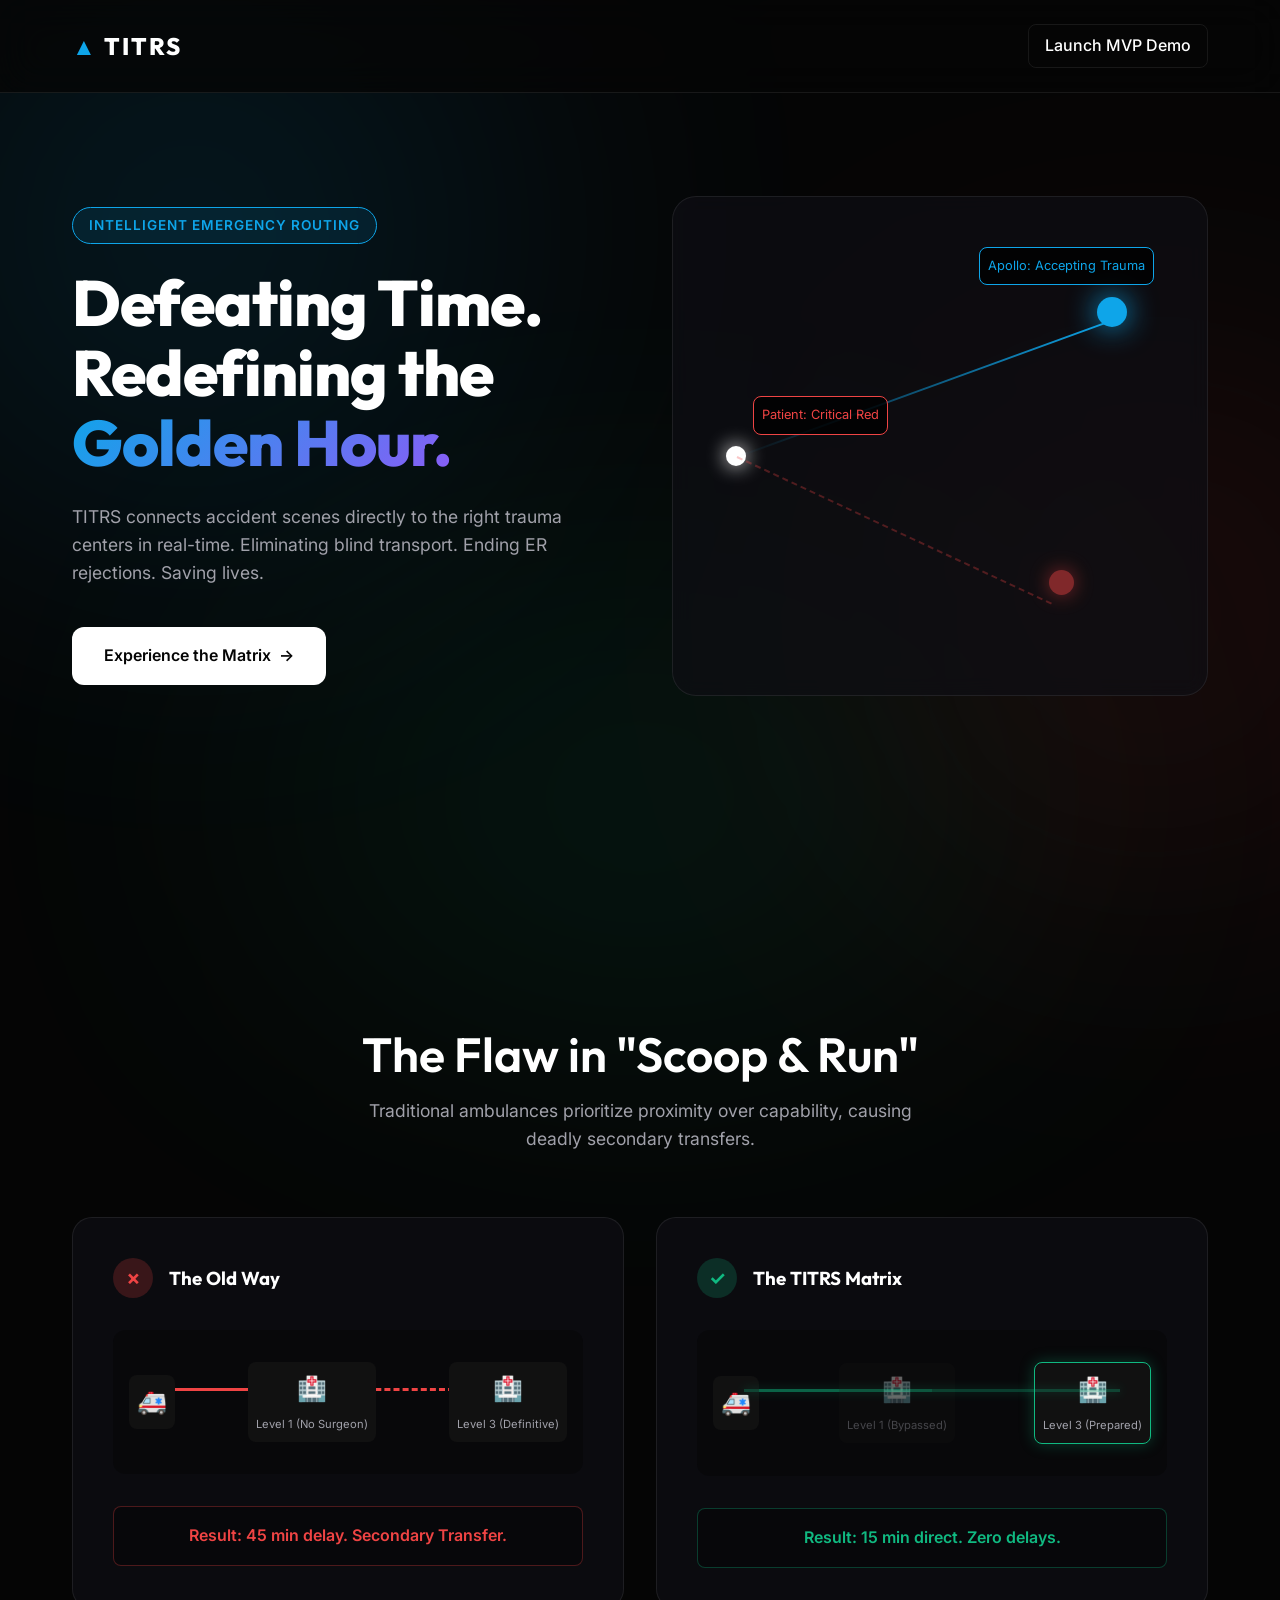
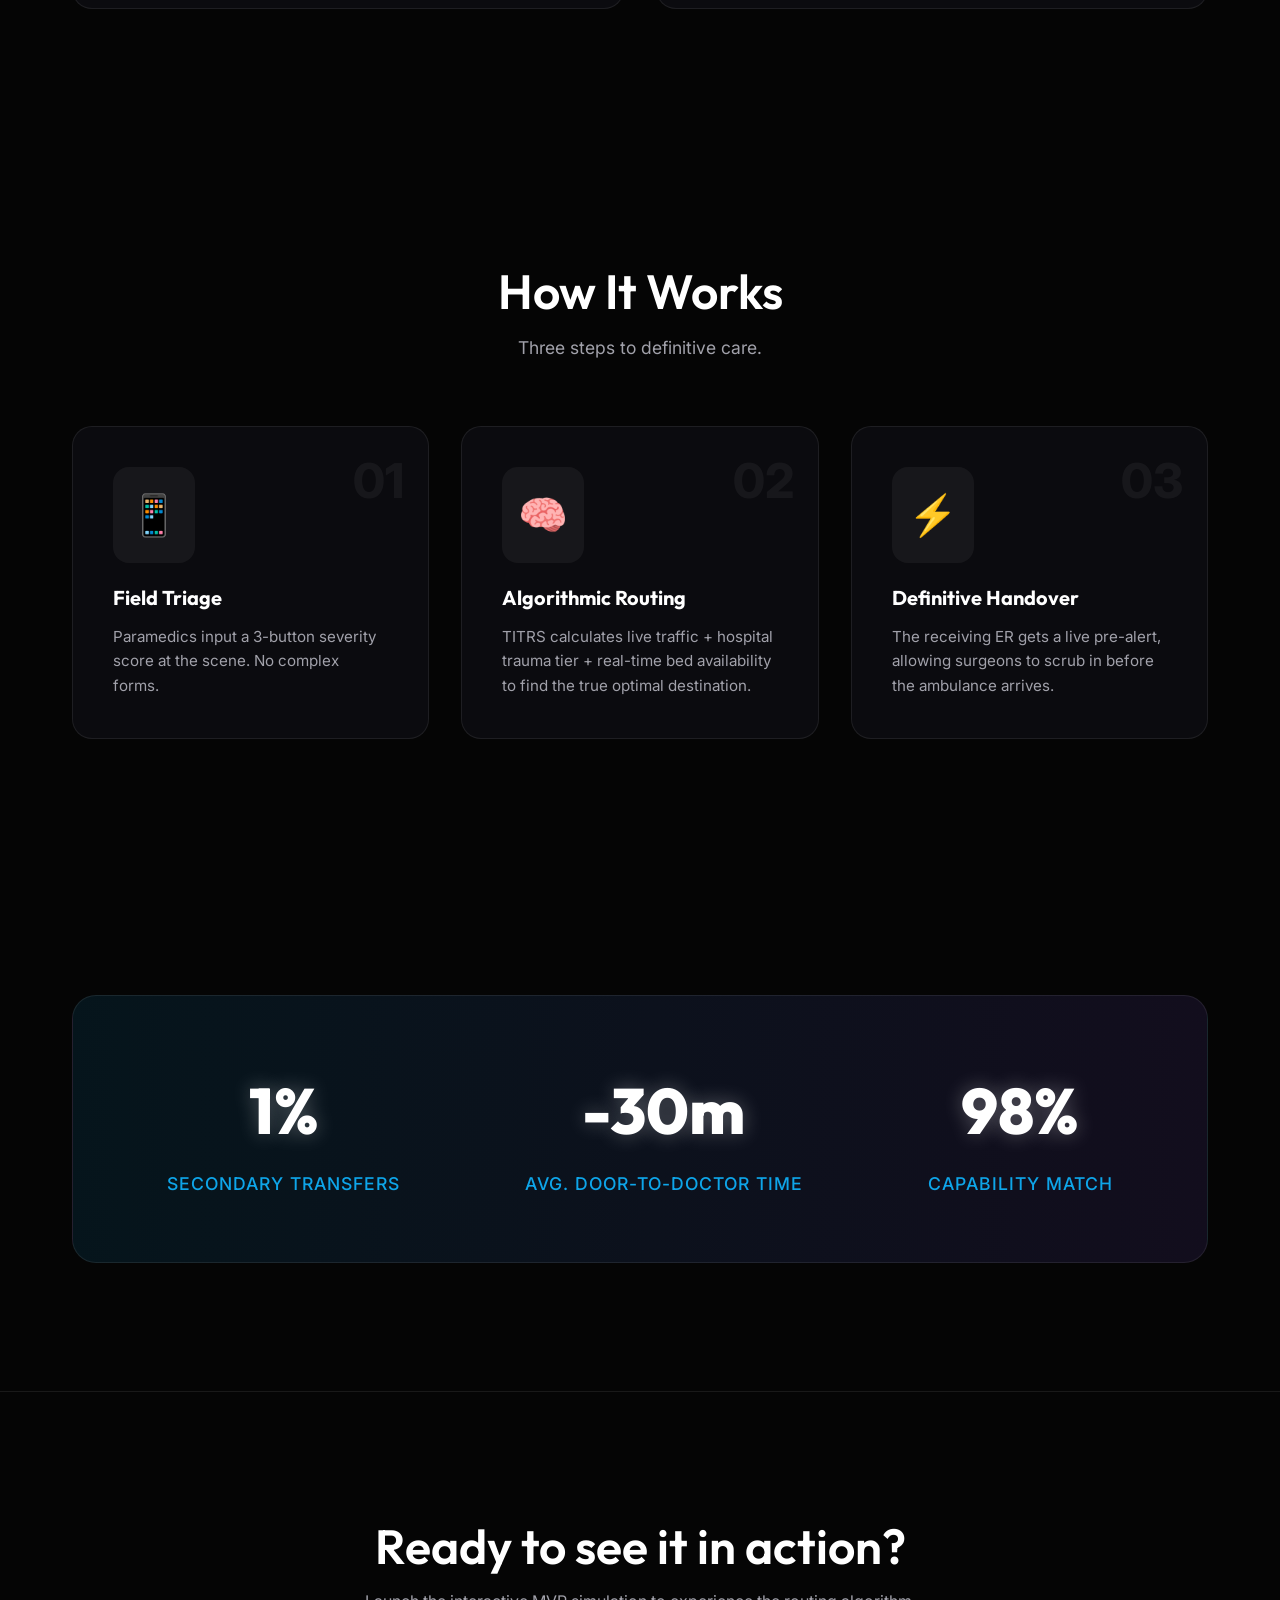
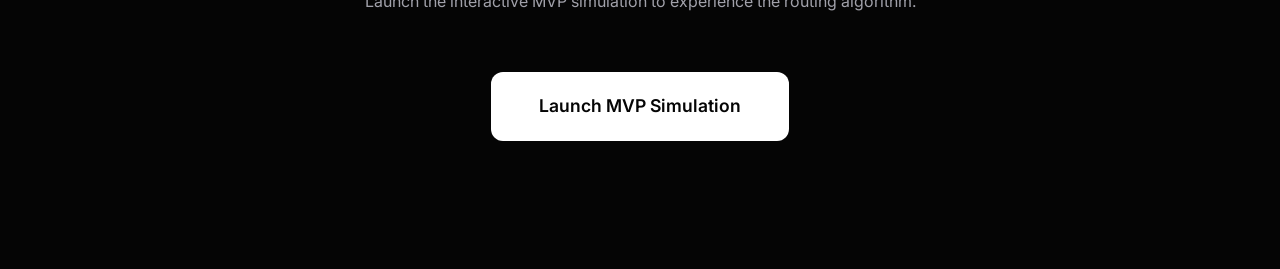
<file: index.html>
<!DOCTYPE html>
<html lang="en">

<head>
    <meta charset="UTF-8">
    <meta name="viewport" content="width=device-width, initial-scale=1.0">
    <title>TITRS | Redefining the Golden Hour</title>
    <link
        href="https://fonts.googleapis.com/css2?family=Outfit:wght@300;400;600;800&family=Inter:wght@400;500&display=swap"
        rel="stylesheet">
    <link rel="stylesheet" href="landing-style.css">
</head>

<body>
    <!-- Background Effects -->
    <div class="bg-orb orb-1"></div>
    <div class="bg-orb orb-2"></div>
    <div class="bg-orb orb-3"></div>

    <!-- Navigation -->
    <nav>
        <div class="nav-container">
            <div class="logo">
                <span class="logo-icon">▲</span> TITRS
            </div>
            <a href="landing.html" class="nav-cta">Launch MVP Demo</a>
        </div>
    </nav>

    <!-- Hero Section -->
    <section class="hero section-padding">
        <div class="container hero-container">
            <div class="hero-content reveal">
                <div class="badge">Intelligent Emergency Routing</div>
                <h1>Defeating Time.<br>Redefining the <span class="highlight-text">Golden Hour.</span></h1>
                <p>TITRS connects accident scenes directly to the right trauma centers in real-time. Eliminating blind
                    transport. Ending ER rejections. Saving lives.</p>
                <div class="hero-actions">
                    <a href="landing.html" class="btn btn-primary">
                        Experience the Matrix <span class="arrow">→</span>
                    </a>
                </div>
            </div>

            <!-- Highly visual, abstract network graphic -->
            <div class="hero-visual reveal delay-1">
                <div class="abstract-network">
                    <div class="node origin pulsing"></div>
                    <div class="path active-path"></div>
                    <div class="node dest-right glowing"></div>

                    <div class="path broken-path"></div>
                    <div class="node dest-wrong rejected"></div>

                    <div class="floating-data-1">Patient: Critical Red</div>
                    <div class="floating-data-2">Apollo: Accepting Trauma</div>
                </div>
            </div>
        </div>
    </section>

    <!-- Problem vs Solution (Visual Contrast) -->
    <section class="contrast section-padding">
        <div class="container">
            <div class="section-header reveal">
                <h2>The Flaw in "Scoop & Run"</h2>
                <p>Traditional ambulances prioritize proximity over capability, causing deadly secondary transfers.</p>
            </div>

            <div class="comparison-grid">
                <!-- The Old Way -->
                <div class="compare-card old-way reveal">
                    <div class="card-header">
                        <span class="status-icon red">✗</span>
                        <h3>The Old Way</h3>
                    </div>
                    <div class="visual-diagram">
                        <div class="d-node ambul">🚑</div>
                        <div class="d-line red-line"></div>
                        <div class="d-node hosp">🏥<br><span>Level 1 (No Surgeon)</span></div>
                        <div class="d-line red-line dashed"></div>
                        <div class="d-node hosp">🏥<br><span>Level 3 (Definitive)</span></div>
                    </div>
                    <div class="outcome red-text">Result: 45 min delay. Secondary Transfer.</div>
                </div>

                <!-- The TITRS Way -->
                <div class="compare-card aura-way reveal delay-1">
                    <div class="card-header">
                        <span class="status-icon green">✓</span>
                        <h3>The TITRS Matrix</h3>
                    </div>
                    <div class="visual-diagram">
                        <div class="d-node ambul">🚑</div>
                        <div class="d-line green-line"></div>
                        <div class="d-node hosp bypassed" style="opacity:0.4">🏥<br><span>Level 1 (Bypassed)</span>
                        </div>
                        <div class="d-line green-line direct"></div>
                        <div class="d-node hosp glowing">🏥<br><span>Level 3 (Prepared)</span></div>
                    </div>
                    <div class="outcome green-text">Result: 15 min direct. Zero delays.</div>
                </div>
            </div>
        </div>
    </section>

    <!-- How It Works (3 Steps) -->
    <section class="process section-padding">
        <div class="container">
            <div class="section-header reveal">
                <h2>How It Works</h2>
                <p>Three steps to definitive care.</p>
            </div>

            <div class="steps-grid">
                <!-- Step 1 -->
                <div class="step-card reveal">
                    <div class="step-num">01</div>
                    <div class="step-icon">📱</div>
                    <h3>Field Triage</h3>
                    <p>Paramedics input a 3-button severity score at the scene. No complex forms.</p>
                </div>

                <!-- Step 2 -->
                <div class="step-card reveal delay-1">
                    <div class="step-num">02</div>
                    <div class="step-icon">🧠</div>
                    <h3>Algorithmic Routing</h3>
                    <p>TITRS calculates live traffic + hospital trauma tier + real-time bed availability to find the true
                        optimal destination.</p>
                </div>

                <!-- Step 3 -->
                <div class="step-card reveal delay-2">
                    <div class="step-num">03</div>
                    <div class="step-icon">⚡</div>
                    <h3>Definitive Handover</h3>
                    <p>The receiving ER gets a live pre-alert, allowing surgeons to scrub in before the ambulance
                        arrives.</p>
                </div>
            </div>
        </div>
    </section>

    <!-- Impact Metrics -->
    <section class="metrics section-padding">
        <div class="container">
            <div class="metrics-grid reveal">
                <div class="metric-item">
                    <div class="metric-value">0%</div>
                    <div class="metric-label">Secondary Transfers</div>
                </div>
                <div class="metric-item">
                    <div class="metric-value">-30m</div>
                    <div class="metric-label">Avg. Door-to-Doctor Time</div>
                </div>
                <div class="metric-item">
                    <div class="metric-value">100%</div>
                    <div class="metric-label">Capability Match</div>
                </div>
            </div>
        </div>
    </section>

    <!-- Footer CTA -->
    <footer class="section-padding">
        <div class="container footer-content reveal">
            <h2>Ready to see it in action?</h2>
            <p>Launch the interactive MVP simulation to experience the routing algorithm.</p>
            <br>
            <a href="landing.html" class="btn btn-primary btn-large">Launch MVP Simulation</a>
        </div>
    </footer>

    <script src="landing.js"></script>
</body>

</html>
</file>
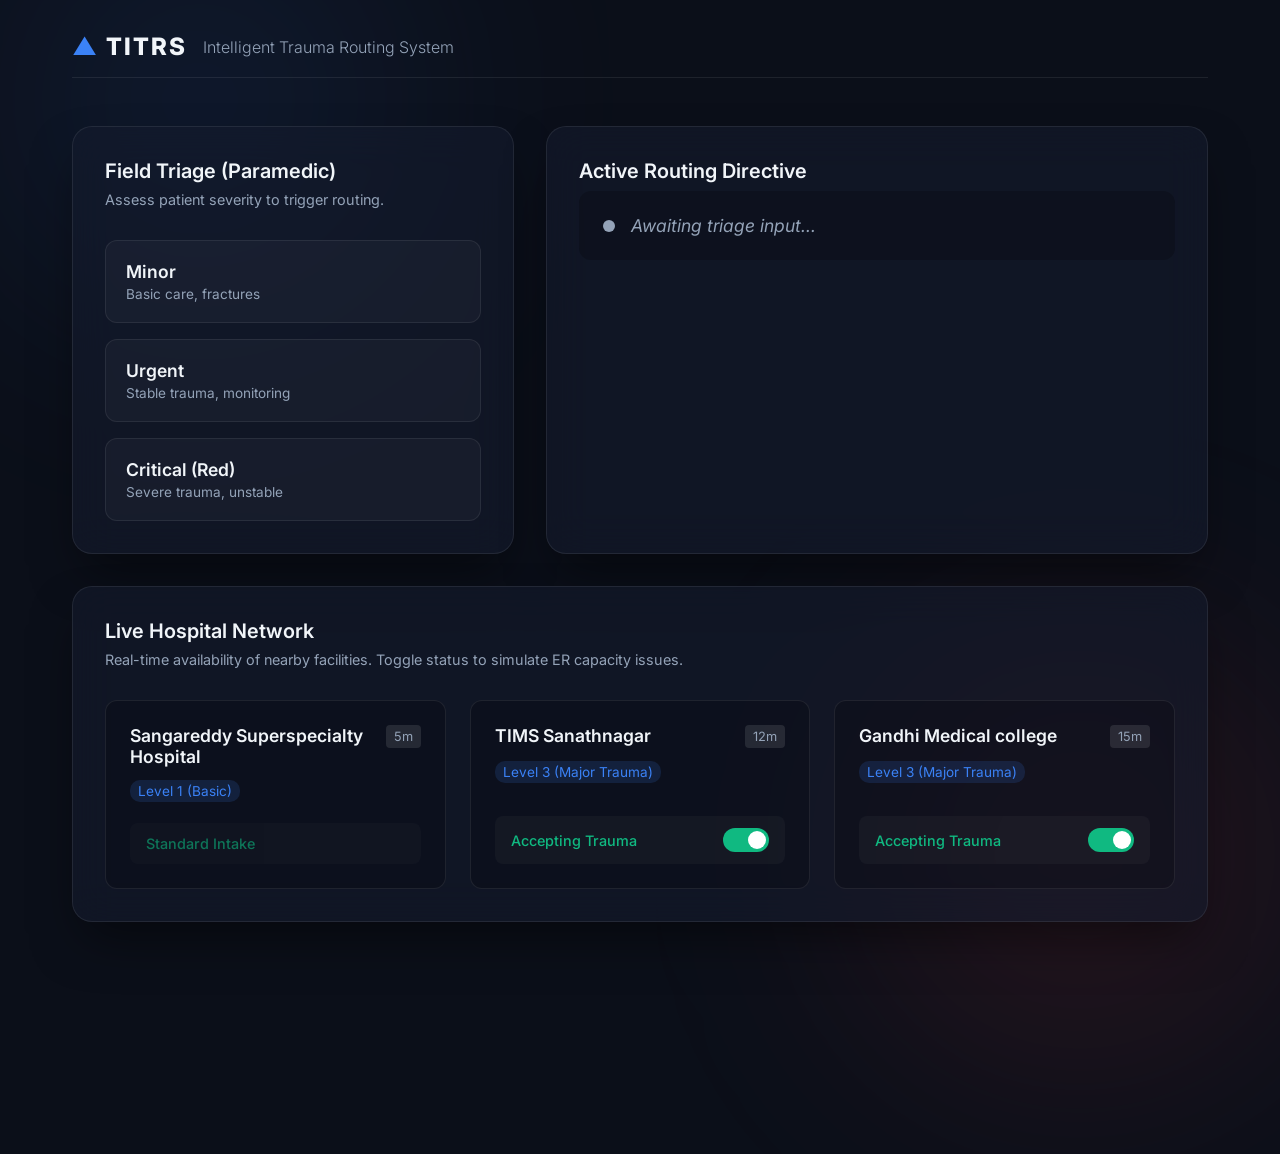
<file: landing.html>
<!DOCTYPE html>
<html lang="en">
<head>
    <meta charset="UTF-8">
    <meta name="viewport" content="width=device-width, initial-scale=1.0">
    <title>TITRS | Emergency Routing MVP</title>
    <link href="https://fonts.googleapis.com/css2?family=Inter:wght@300;400;600;800&display=swap" rel="stylesheet">
    <link rel="stylesheet" href="style.css">
</head>
<body>
    <div class="background-glow glow-1"></div>
    <div class="background-glow glow-2"></div>

    <div class="container">
        <header>
            <div class="logo">
                <span class="logo-icon">▲</span> TITRS
            </div>
            <div class="header-subtitle">Intelligent Trauma Routing System</div>
        </header>

        <main class="dashboard-grid">
            <!-- Left: Paramedic Controls -->
            <section class="panel paramedic-panel">
                <h2>Field Triage (Paramedic)</h2>
                <p class="panel-desc">Assess patient severity to trigger routing.</p>
                
                <div class="triage-options">
                    <button class="triage-btn green" data-level="green">
                        <div class="triage-title">Minor</div>
                        <div class="triage-sub">Basic care, fractures</div>
                    </button>
                    <button class="triage-btn yellow" data-level="yellow">
                        <div class="triage-title">Urgent</div>
                        <div class="triage-sub">Stable trauma, monitoring</div>
                    </button>
                    <button class="triage-btn red" data-level="red">
                        <div class="triage-title">Critical (Red)</div>
                        <div class="triage-sub">Severe trauma, unstable</div>
                    </button>
                </div>
            </section>

            <!-- Center/Right: Routing Engine Output -->
            <section class="panel routing-panel">
                <h2>Active Routing Directive</h2>
                <div id="routing-result" class="routing-result empty">
                    <div class="pulsing-dot"></div>
                    <span>Awaiting triage input...</span>
                </div>
                
                <div id="routing-details" class="routing-details hidden">
                    <div class="detail-row highlight">
                        <span class="label">Destination:</span>
                        <span id="dest-name" class="value dest-name">--</span>
                    </div>
                    <div class="detail-row">
                        <span class="label">Est. Time:</span>
                        <span id="dest-eta" class="value">--</span>
                    </div>
                    <div class="detail-row">
                        <span class="label">Capability:</span>
                        <span id="dest-tier" class="value">--</span>
                    </div>
                    <div class="bypass-alert hidden" id="bypass-alert">
                        ⚠️ <span id="bypass-reason"></span>
                    </div>
                </div>
            </section>

            <!-- Bottom: Hospital Network State -->
            <section class="panel hospital-panel">
                <h2>Live Hospital Network</h2>
                <p class="panel-desc">Real-time availability of nearby facilities. Toggle status to simulate ER capacity issues.</p>
                
                <div class="hospital-list" id="hospital-list">
                    <!-- Populated by JS -->
                </div>
            </section>
        </main>
    </div>

    <script src="app.js"></script>
</body>
</html>
</file>
<file: landing-style.css>
:root {
    --bg-dark: #050505;
    --bg-panel: rgba(15, 15, 20, 0.7);
    --border-glass: rgba(255, 255, 255, 0.08);
    --text-primary: #ffffff;
    --text-secondary: #a1a1aa;
    
    --neon-blue: #0ea5e9;
    --neon-blue-glow: rgba(14, 165, 233, 0.3);
    --neon-green: #10b981;
    --neon-green-glow: rgba(16, 185, 129, 0.3);
    --neon-red: #ef4444;
    --neon-red-glow: rgba(239, 68, 68, 0.3);
    
    --font-heading: 'Outfit', sans-serif;
    --font-body: 'Inter', sans-serif;
}

* {
    margin: 0;
    padding: 0;
    box-sizing: border-box;
}

body {
    background-color: var(--bg-dark);
    color: var(--text-primary);
    font-family: var(--font-body);
    line-height: 1.6;
    overflow-x: hidden;
}

/* Background Orbs */
.bg-orb {
    position: absolute;
    border-radius: 50%;
    filter: blur(150px);
    z-index: -1;
    opacity: 0.4;
}
.orb-1 { top: -10%; left: -10%; width: 50vw; height: 50vw; background: var(--neon-blue-glow); }
.orb-2 { top: 40%; right: -10%; width: 40vw; height: 40vw; background: var(--neon-red-glow); }
.orb-3 { bottom: -10%; left: 20%; width: 60vw; height: 30vw; background: var(--neon-green-glow); }

.container {
    max-width: 1200px;
    margin: 0 auto;
    padding: 0 2rem;
}

.section-padding {
    padding: 8rem 0;
}

/* Navigation */
nav {
    position: fixed;
    top: 0; width: 100%;
    padding: 1.5rem 0;
    background: rgba(5, 5, 5, 0.8);
    backdrop-filter: blur(20px);
    -webkit-backdrop-filter: blur(20px);
    border-bottom: 1px solid var(--border-glass);
    z-index: 100;
}
.nav-container {
    max-width: 1200px; margin: 0 auto; padding: 0 2rem;
    display: flex; justify-content: space-between; align-items: center;
}
.logo {
    font-family: var(--font-heading); font-size: 1.5rem; font-weight: 800; letter-spacing: 2px;
}
.logo-icon { color: var(--neon-blue); }
.nav-cta {
    color: var(--text-primary); text-decoration: none; font-weight: 500;
    border: 1px solid var(--border-glass); padding: 0.5rem 1rem; border-radius: 8px;
    transition: all 0.3s;
}
.nav-cta:hover { background: rgba(255,255,255,0.1); }

/* Typography */
h1, h2, h3 { font-family: var(--font-heading); line-height: 1.1; }
h1 { font-size: clamp(3rem, 5vw, 5.5rem); font-weight: 800; margin-bottom: 1.5rem; letter-spacing: -1px; }
h2 { font-size: clamp(2rem, 4vw, 3rem); font-weight: 600; margin-bottom: 1rem; }
.highlight-text {
    background: linear-gradient(135deg, var(--neon-blue), #8b5cf6);
    -webkit-background-clip: text;
    -webkit-text-fill-color: transparent;
}
.badge {
    display: inline-block; padding: 0.4rem 1rem; border-radius: 20px;
    background: rgba(14, 165, 233, 0.1); border: 1px solid var(--neon-blue);
    color: var(--neon-blue); font-size: 0.85rem; font-weight: 600; text-transform: uppercase; letter-spacing: 1px;
    margin-bottom: 1.5rem;
}

/* Buttons */
.btn {
    display: inline-flex; align-items: center; gap: 0.5rem;
    padding: 1rem 2rem; border-radius: 12px; font-weight: 600;
    text-decoration: none; transition: all 0.3s; cursor: pointer;
}
.btn-primary {
    background: var(--text-primary); color: var(--bg-dark);
}
.btn-primary:hover {
    transform: translateY(-2px); box-shadow: 0 10px 20px rgba(255,255,255,0.2);
}
.btn-large { padding: 1.25rem 3rem; font-size: 1.1rem; }
.arrow { transition: transform 0.3s; }
.btn:hover .arrow { transform: translateX(5px); }

/* Hero Section */
.hero { min-height: 100vh; display: flex; align-items: center; padding-top: 120px; }
.hero-container {
    display: grid; grid-template-columns: 1fr 1fr; gap: 4rem; align-items: center;
}
.hero p { color: var(--text-secondary); font-size: 1.1rem; margin-bottom: 2.5rem; max-width: 500px; }

/* Abstract Hero Visual (CSS Art) */
.abstract-network {
    position: relative; width: 100%; height: 500px;
    background: var(--bg-panel); border: 1px solid var(--border-glass);
    border-radius: 24px; backdrop-filter: blur(10px);
    overflow: hidden;
}
.node { position: absolute; border-radius: 50%; }
.origin { top: 50%; left: 10%; width: 20px; height: 20px; background: white; box-shadow: 0 0 20px white; }
.dest-right { top: 20%; right: 15%; width: 30px; height: 30px; background: var(--neon-blue); box-shadow: 0 0 30px var(--neon-blue); }
.dest-wrong { bottom: 20%; right: 25%; width: 25px; height: 25px; background: var(--neon-red); box-shadow: 0 0 20px var(--neon-red); opacity: 0.5; }

.path { position: absolute; height: 2px; transform-origin: left center; }
.active-path {
    top: 52%; left: 12%; width: 75%; background: linear-gradient(90deg, transparent, var(--neon-blue));
    transform: rotate(-20deg); animation: pulse-path 2s infinite;
}
.broken-path {
    top: 52%; left: 12%; width: 65%; background: linear-gradient(90deg, transparent, var(--neon-red));
    transform: rotate(25deg); opacity: 0.3; border-bottom: 2px dashed var(--neon-red); background: none;
}

.floating-data-1 { position: absolute; top: 40%; left: 15%; background: rgba(0,0,0,0.8); padding: 0.5rem; border-radius: 8px; border: 1px solid var(--neon-red); font-size: 0.8rem; color: var(--neon-red); }
.floating-data-2 { position: absolute; top: 10%; right: 10%; background: rgba(0,0,0,0.8); padding: 0.5rem; border-radius: 8px; border: 1px solid var(--neon-blue); font-size: 0.8rem; color: var(--neon-blue); }

@keyframes pulse-path { 0% { opacity: 0.5; } 50% { opacity: 1; box-shadow: 0 0 10px var(--neon-blue); } 100% { opacity: 0.5; } }

/* Section Headers */
.section-header { text-align: center; margin-bottom: 4rem; max-width: 600px; margin-inline: auto; }
.section-header p { color: var(--text-secondary); font-size: 1.1rem; }

/* Contrast Section */
.comparison-grid { display: grid; grid-template-columns: 1fr 1fr; gap: 2rem; }
.compare-card {
    background: var(--bg-panel); border: 1px solid var(--border-glass);
    border-radius: 20px; padding: 2.5rem;
}
.card-header { display: flex; align-items: center; gap: 1rem; margin-bottom: 2rem; }
.status-icon {
    width: 40px; height: 40px; border-radius: 50%; display: flex; align-items: center; justify-content: center; font-size: 1.2rem; font-weight: bold;
}
.status-icon.red { background: rgba(239, 68, 68, 0.2); color: var(--neon-red); }
.status-icon.green { background: rgba(16, 185, 129, 0.2); color: var(--neon-green); }

/* Diagram */
.visual-diagram {
    display: flex; align-items: center; justify-content: space-between;
    background: rgba(0,0,0,0.3); padding: 2rem 1rem; border-radius: 12px; margin-bottom: 2rem; position: relative;
}
.d-node { text-align: center; font-size: 1.5rem; z-index: 2; background: #111; padding: 0.5rem; border-radius: 8px; }
.d-node span { display: block; font-size: 0.7rem; color: var(--text-secondary); margin-top: 0.5rem; }
.d-line { position: absolute; height: 3px; z-index: 1; }
.red-line { background: var(--neon-red); width: 40%; left: 10%; top: 40%; }
.red-line.dashed { background: transparent; border-top: 3px dashed var(--neon-red); left: 50%; width: 40%; }
.green-line { background: var(--neon-green); width: 40%; left: 10%; top: 40%; opacity: 0.3; }
.green-line.direct { background: var(--neon-green); width: 80%; left: 10%; box-shadow: 0 0 10px var(--neon-green); z-index: 3; }
.hosp.glowing { border: 1px solid var(--neon-green); box-shadow: 0 0 15px var(--neon-green-glow); }

.outcome { font-weight: 600; text-align: center; padding: 1rem; border-radius: 8px; background: rgba(0,0,0,0.3); }
.red-text { color: var(--neon-red); border: 1px solid rgba(239, 68, 68, 0.3); }
.green-text { color: var(--neon-green); border: 1px solid rgba(16, 185, 129, 0.3); }

/* Steps Section */
.steps-grid { display: grid; grid-template-columns: repeat(3, 1fr); gap: 2rem; }
.step-card {
    background: var(--bg-panel); border: 1px solid var(--border-glass);
    padding: 2.5rem; border-radius: 20px; position: relative;
    transition: transform 0.3s;
}
.step-card:hover { transform: translateY(-10px); border-color: rgba(255,255,255,0.2); }
.step-num { position: absolute; top: 1rem; right: 1.5rem; font-size: 3rem; font-weight: 800; color: rgba(255,255,255,0.05); }
.step-icon { font-size: 2.5rem; margin-bottom: 1.5rem; display: inline-block; padding: 1rem; background: rgba(255,255,255,0.05); border-radius: 16px; }
.step-card h3 { margin-bottom: 1rem; font-size: 1.25rem; }
.step-card p { color: var(--text-secondary); font-size: 0.95rem; }

/* Metrics */
.metrics-grid {
    display: flex; justify-content: space-around;
    background: linear-gradient(90deg, rgba(14, 165, 233, 0.1), rgba(139, 92, 246, 0.1));
    border: 1px solid var(--border-glass); border-radius: 24px; padding: 4rem 2rem;
}
.metric-item { text-align: center; }
.metric-value { font-size: clamp(3rem, 5vw, 4rem); font-weight: 800; font-family: var(--font-heading); margin-bottom: 0.5rem; color: white; text-shadow: 0 0 20px rgba(255,255,255,0.3); }
.metric-label { color: var(--neon-blue); font-weight: 500; font-size: 1.1rem; text-transform: uppercase; letter-spacing: 1px; }

/* Footer */
footer { text-align: center; border-top: 1px solid var(--border-glass); }
footer h2 { margin-bottom: 1rem; }
footer p { color: var(--text-secondary); margin-bottom: 2rem; }

/* Animation Classes */
.reveal { opacity: 0; transform: translateY(30px); transition: all 0.8s ease-out; }
.reveal.active { opacity: 1; transform: translateY(0); }
.delay-1 { transition-delay: 0.2s; }
.delay-2 { transition-delay: 0.4s; }

/* Mobile */
@media (max-width: 900px) {
    .hero-container { grid-template-columns: 1fr; text-align: center; }
    .hero p { margin: 0 auto 2.5rem auto; }
    .comparison-grid { grid-template-columns: 1fr; }
    .steps-grid { grid-template-columns: 1fr; }
    .metrics-grid { flex-direction: column; gap: 3rem; }
}
</file>
<file: style.css>
:root {
    --bg-color: #0b0f19;
    --panel-bg: rgba(20, 27, 45, 0.6);
    --panel-border: rgba(255, 255, 255, 0.08);
    --text-main: #f1f5f9;
    --text-muted: #94a3b8;
    
    --color-green: #10b981;
    --color-green-glow: rgba(16, 185, 129, 0.4);
    --color-yellow: #f59e0b;
    --color-yellow-glow: rgba(245, 158, 11, 0.4);
    --color-red: #ef4444;
    --color-red-glow: rgba(239, 68, 68, 0.4);
    --color-accent: #3b82f6;
    --color-accent-glow: rgba(59, 130, 246, 0.3);
}

* {
    margin: 0;
    padding: 0;
    box-sizing: border-box;
    font-family: 'Inter', sans-serif;
}

body {
    background-color: var(--bg-color);
    color: var(--text-main);
    min-height: 100vh;
    overflow-x: hidden;
    position: relative;
}

/* Background Effects */
.background-glow {
    position: absolute;
    width: 600px;
    height: 600px;
    border-radius: 50%;
    filter: blur(120px);
    z-index: -1;
    opacity: 0.5;
}

.glow-1 {
    top: -200px;
    left: -100px;
    background: radial-gradient(circle, var(--color-accent-glow), transparent 70%);
}

.glow-2 {
    bottom: -200px;
    right: -100px;
    background: radial-gradient(circle, var(--color-red-glow), transparent 70%);
}

.container {
    max-width: 1200px;
    margin: 0 auto;
    padding: 2rem;
}

header {
    display: flex;
    align-items: center;
    gap: 1rem;
    margin-bottom: 3rem;
    padding-bottom: 1rem;
    border-bottom: 1px solid var(--panel-border);
}

.logo {
    font-size: 1.5rem;
    font-weight: 800;
    letter-spacing: 2px;
}

.logo-icon {
    color: var(--color-accent);
}

.header-subtitle {
    color: var(--text-muted);
    font-weight: 300;
}

.dashboard-grid {
    display: grid;
    grid-template-columns: 1fr 1.5fr;
    grid-template-rows: auto auto;
    gap: 2rem;
}

/* Panels */
.panel {
    background: var(--panel-bg);
    border: 1px solid var(--panel-border);
    border-radius: 20px;
    padding: 2rem;
    backdrop-filter: blur(20px);
    -webkit-backdrop-filter: blur(20px);
    box-shadow: 0 25px 50px -12px rgba(0, 0, 0, 0.5);
}

.hospital-panel {
    grid-column: 1 / -1;
}

h2 {
    font-size: 1.25rem;
    font-weight: 600;
    margin-bottom: 0.5rem;
}

.panel-desc {
    color: var(--text-muted);
    font-size: 0.9rem;
    margin-bottom: 2rem;
}

/* Triage Buttons */
.triage-options {
    display: flex;
    flex-direction: column;
    gap: 1rem;
}

.triage-btn {
    background: rgba(255, 255, 255, 0.03);
    border: 1px solid var(--panel-border);
    border-radius: 12px;
    padding: 1.25rem;
    text-align: left;
    cursor: pointer;
    transition: all 0.3s ease;
    color: var(--text-main);
    position: relative;
    overflow: hidden;
}

.triage-btn::before {
    content: '';
    position: absolute;
    left: 0;
    top: 0;
    bottom: 0;
    width: 4px;
    background: transparent;
    transition: all 0.3s ease;
}

.triage-btn:hover {
    background: rgba(255, 255, 255, 0.08);
    transform: translateY(-2px);
}

.triage-btn.green:hover::before, .triage-btn.green.active::before { background: var(--color-green); }
.triage-btn.yellow:hover::before, .triage-btn.yellow.active::before { background: var(--color-yellow); }
.triage-btn.red:hover::before, .triage-btn.red.active::before { background: var(--color-red); }

.triage-btn.active.green { background: var(--color-green-glow); border-color: var(--color-green); }
.triage-btn.active.yellow { background: var(--color-yellow-glow); border-color: var(--color-yellow); }
.triage-btn.active.red { background: var(--color-red-glow); border-color: var(--color-red); }

.triage-title {
    font-weight: 600;
    font-size: 1.1rem;
    margin-bottom: 0.25rem;
}

.triage-sub {
    font-size: 0.85rem;
    color: var(--text-muted);
}

/* Routing Result */
.routing-panel {
    display: flex;
    flex-direction: column;
}

.routing-result {
    display: flex;
    align-items: center;
    gap: 1rem;
    padding: 1.5rem;
    background: rgba(0,0,0,0.2);
    border-radius: 12px;
    margin-bottom: 2rem;
    font-size: 1.1rem;
}

.routing-result.empty {
    color: var(--text-muted);
    font-style: italic;
}

.routing-result.active {
    background: rgba(59, 130, 246, 0.1);
    border: 1px solid var(--color-accent);
}

.pulsing-dot {
    width: 12px;
    height: 12px;
    border-radius: 50%;
    background: var(--text-muted);
}

.routing-result.active .pulsing-dot {
    background: var(--color-accent);
    box-shadow: 0 0 10px var(--color-accent);
    animation: pulse 2s infinite;
}

@keyframes pulse {
    0% { box-shadow: 0 0 0 0 var(--color-accent-glow); }
    70% { box-shadow: 0 0 0 10px transparent; }
    100% { box-shadow: 0 0 0 0 transparent; }
}

.routing-details {
    background: rgba(255,255,255,0.02);
    border-radius: 12px;
    padding: 1.5rem;
}

.hidden {
    display: none;
}

.detail-row {
    display: flex;
    justify-content: space-between;
    margin-bottom: 1rem;
    padding-bottom: 1rem;
    border-bottom: 1px solid var(--panel-border);
}

.detail-row:last-child {
    border-bottom: none;
    margin-bottom: 0;
    padding-bottom: 0;
}

.detail-row.highlight .value {
    color: var(--color-accent);
    font-weight: 600;
    font-size: 1.2rem;
}

.label { color: var(--text-muted); }
.value { color: var(--text-main); font-weight: 500; }

.bypass-alert {
    margin-top: 1.5rem;
    padding: 1rem;
    background: var(--color-red-glow);
    border-left: 4px solid var(--color-red);
    border-radius: 4px;
    font-size: 0.9rem;
    line-height: 1.4;
}

/* Hospital List */
.hospital-list {
    display: grid;
    grid-template-columns: repeat(auto-fit, minmax(300px, 1fr));
    gap: 1.5rem;
}

.hospital-card {
    background: rgba(0,0,0,0.2);
    border: 1px solid var(--panel-border);
    border-radius: 12px;
    padding: 1.5rem;
    display: flex;
    flex-direction: column;
    justify-content: space-between;
    transition: all 0.3s ease;
}

.hospital-card.active-route {
    border-color: var(--color-accent);
    box-shadow: 0 0 20px var(--color-accent-glow);
    transform: scale(1.02);
}

.hosp-header {
    display: flex;
    justify-content: space-between;
    align-items: flex-start;
    margin-bottom: 1rem;
}

.hosp-name {
    font-weight: 600;
    font-size: 1.1rem;
}

.hosp-eta {
    background: rgba(255,255,255,0.1);
    padding: 0.25rem 0.5rem;
    border-radius: 4px;
    font-size: 0.8rem;
    color: var(--text-muted);
}

.hosp-tier {
    font-size: 0.85rem;
    color: var(--color-accent);
    margin-bottom: 1.5rem;
}

.hosp-tier span {
    background: rgba(59, 130, 246, 0.15);
    padding: 0.2rem 0.5rem;
    border-radius: 10px;
}

/* Status Toggle */
.status-control {
    display: flex;
    align-items: center;
    justify-content: space-between;
    background: rgba(255,255,255,0.03);
    padding: 0.75rem 1rem;
    border-radius: 8px;
}

.status-label {
    font-size: 0.9rem;
    font-weight: 500;
}

.status-label.accepting { color: var(--color-green); }
.status-label.divert { color: var(--color-red); }

/* Switch UI */
.switch {
    position: relative;
    display: inline-block;
    width: 46px;
    height: 24px;
}

.switch input { 
    opacity: 0;
    width: 0;
    height: 0;
}

.slider {
    position: absolute;
    cursor: pointer;
    top: 0; left: 0; right: 0; bottom: 0;
    background-color: var(--color-red);
    transition: .4s;
    border-radius: 24px;
}

.slider:before {
    position: absolute;
    content: "";
    height: 18px;
    width: 18px;
    left: 3px;
    bottom: 3px;
    background-color: white;
    transition: .4s;
    border-radius: 50%;
}

input:checked + .slider {
    background-color: var(--color-green);
}

input:checked + .slider:before {
    transform: translateX(22px);
}

/* Mobile Responsiveness */
@media (max-width: 768px) {
    .dashboard-grid {
        grid-template-columns: 1fr;
    }
}
</file>
